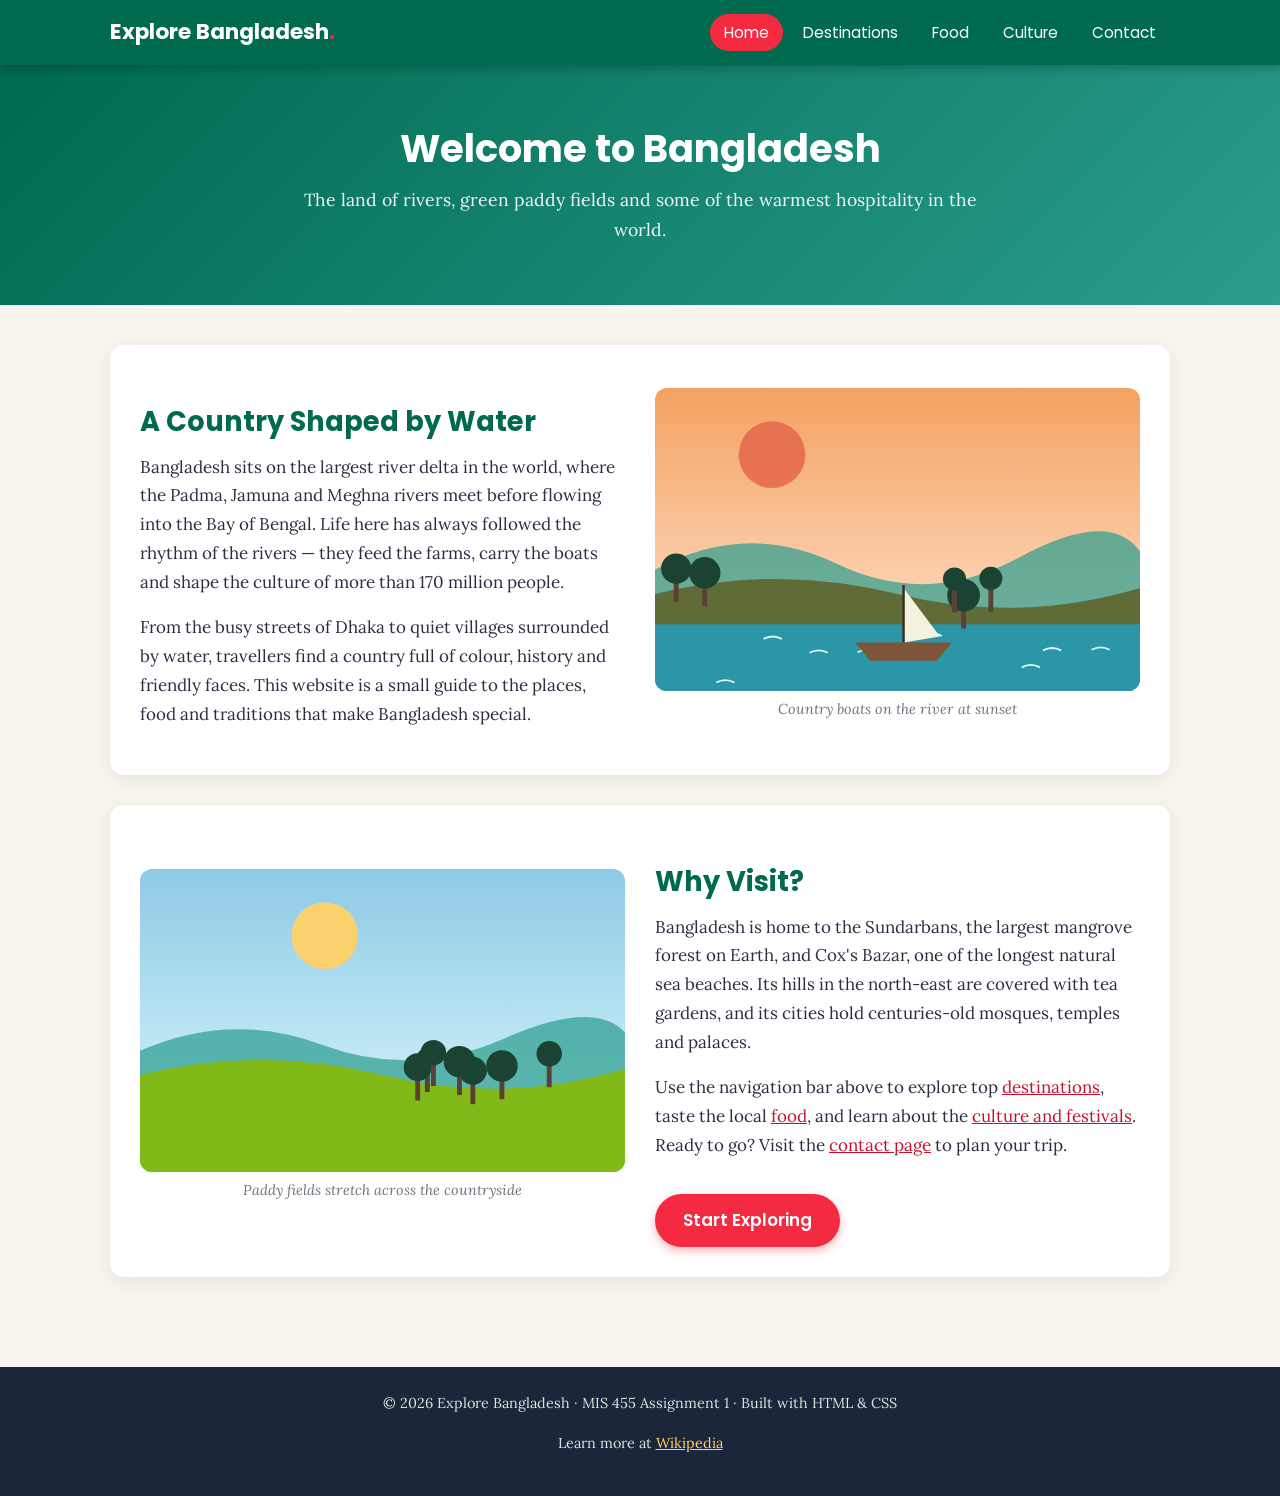
<file: index.html>
<!DOCTYPE html>
<html lang="en">
<head>
  <meta charset="UTF-8">
  <meta name="viewport" content="width=device-width, initial-scale=1.0">
  <meta name="description" content="Welcome to Bangladesh — rivers, green fields, rich history and warm hospitality.">
  <title>Home | Explore Bangladesh</title>

  <!-- Google Fonts: Poppins (headings) and Lora (body text) -->
  <link rel="preconnect" href="https://fonts.googleapis.com">
  <link rel="preconnect" href="https://fonts.gstatic.com" crossorigin>
  <link href="https://fonts.googleapis.com/css2?family=Lora:ital,wght@0,400;0,600;1,400&family=Poppins:wght@400;600;700&display=swap" rel="stylesheet">

  <!-- Link to the external CSS file -->
  <link rel="stylesheet" href="css/style.css">
</head>
<body>

  <!-- ===== NAVIGATION BAR (same on all 5 pages) ===== -->
  <header>
    <nav>
      <a href="index.html" class="logo">Explore Bangladesh<span>.</span></a>
      <ul>
        <li><a href="index.html" class="active">Home</a></li>
        <li><a href="destinations.html">Destinations</a></li>
        <li><a href="food.html">Food</a></li>
        <li><a href="culture.html">Culture</a></li>
        <li><a href="contact.html">Contact</a></li>
      </ul>
    </nav>
  </header>

  <!-- ===== PAGE BANNER ===== -->
  <section class="banner">
    <h1>Welcome to Bangladesh</h1>
    <p>The land of rivers, green paddy fields and some of the warmest hospitality in the world.</p>
  </section>

  <!-- ===== MAIN CONTENT ===== -->
  <main>

    <!-- Intro section: uses display:flex (.flex-row) -->
    <section class="content-box flex-row">
      <div>
        <h2>A Country Shaped by Water</h2>
        <p>Bangladesh sits on the largest river delta in the world, where the Padma, Jamuna and Meghna rivers meet before flowing into the Bay of Bengal. Life here has always followed the rhythm of the rivers — they feed the farms, carry the boats and shape the culture of more than 170 million people.</p>
        <p>From the busy streets of Dhaka to quiet villages surrounded by water, travellers find a country full of colour, history and friendly faces. This website is a small guide to the places, food and traditions that make Bangladesh special.</p>
      </div>
      <figure>
          <img src="images/hero-river.svg" alt="Wooden boat on a river at sunset">
          <figcaption>Country boats on the river at sunset</figcaption>
        </figure>
    </section>

    <!-- Second section: also flex, image on the left -->
    <section class="content-box flex-row">
      <figure>
          <img src="images/green-fields.svg" alt="Green paddy fields under a blue sky">
          <figcaption>Paddy fields stretch across the countryside</figcaption>
        </figure>
      <div>
        <h2>Why Visit?</h2>
        <p>Bangladesh is home to the Sundarbans, the largest mangrove forest on Earth, and Cox's Bazar, one of the longest natural sea beaches. Its hills in the north-east are covered with tea gardens, and its cities hold centuries-old mosques, temples and palaces.</p>
        <p>Use the navigation bar above to explore top <a href="destinations.html">destinations</a>, taste the local <a href="food.html">food</a>, and learn about the <a href="culture.html">culture and festivals</a>. Ready to go? Visit the <a href="contact.html">contact page</a> to plan your trip.</p>
        <a href="destinations.html" class="btn">Start Exploring</a>
      </div>
    </section>

  </main>

  <!-- ===== FOOTER ===== -->
  <footer>
    <p>&copy; 2026 Explore Bangladesh &middot; MIS 455 Assignment 1 &middot; Built with HTML &amp; CSS</p>
    <p>Learn more at <a href="https://en.wikipedia.org/wiki/Bangladesh" target="_blank" rel="noopener">Wikipedia</a></p>
  </footer>

</body>
</html>
</file>
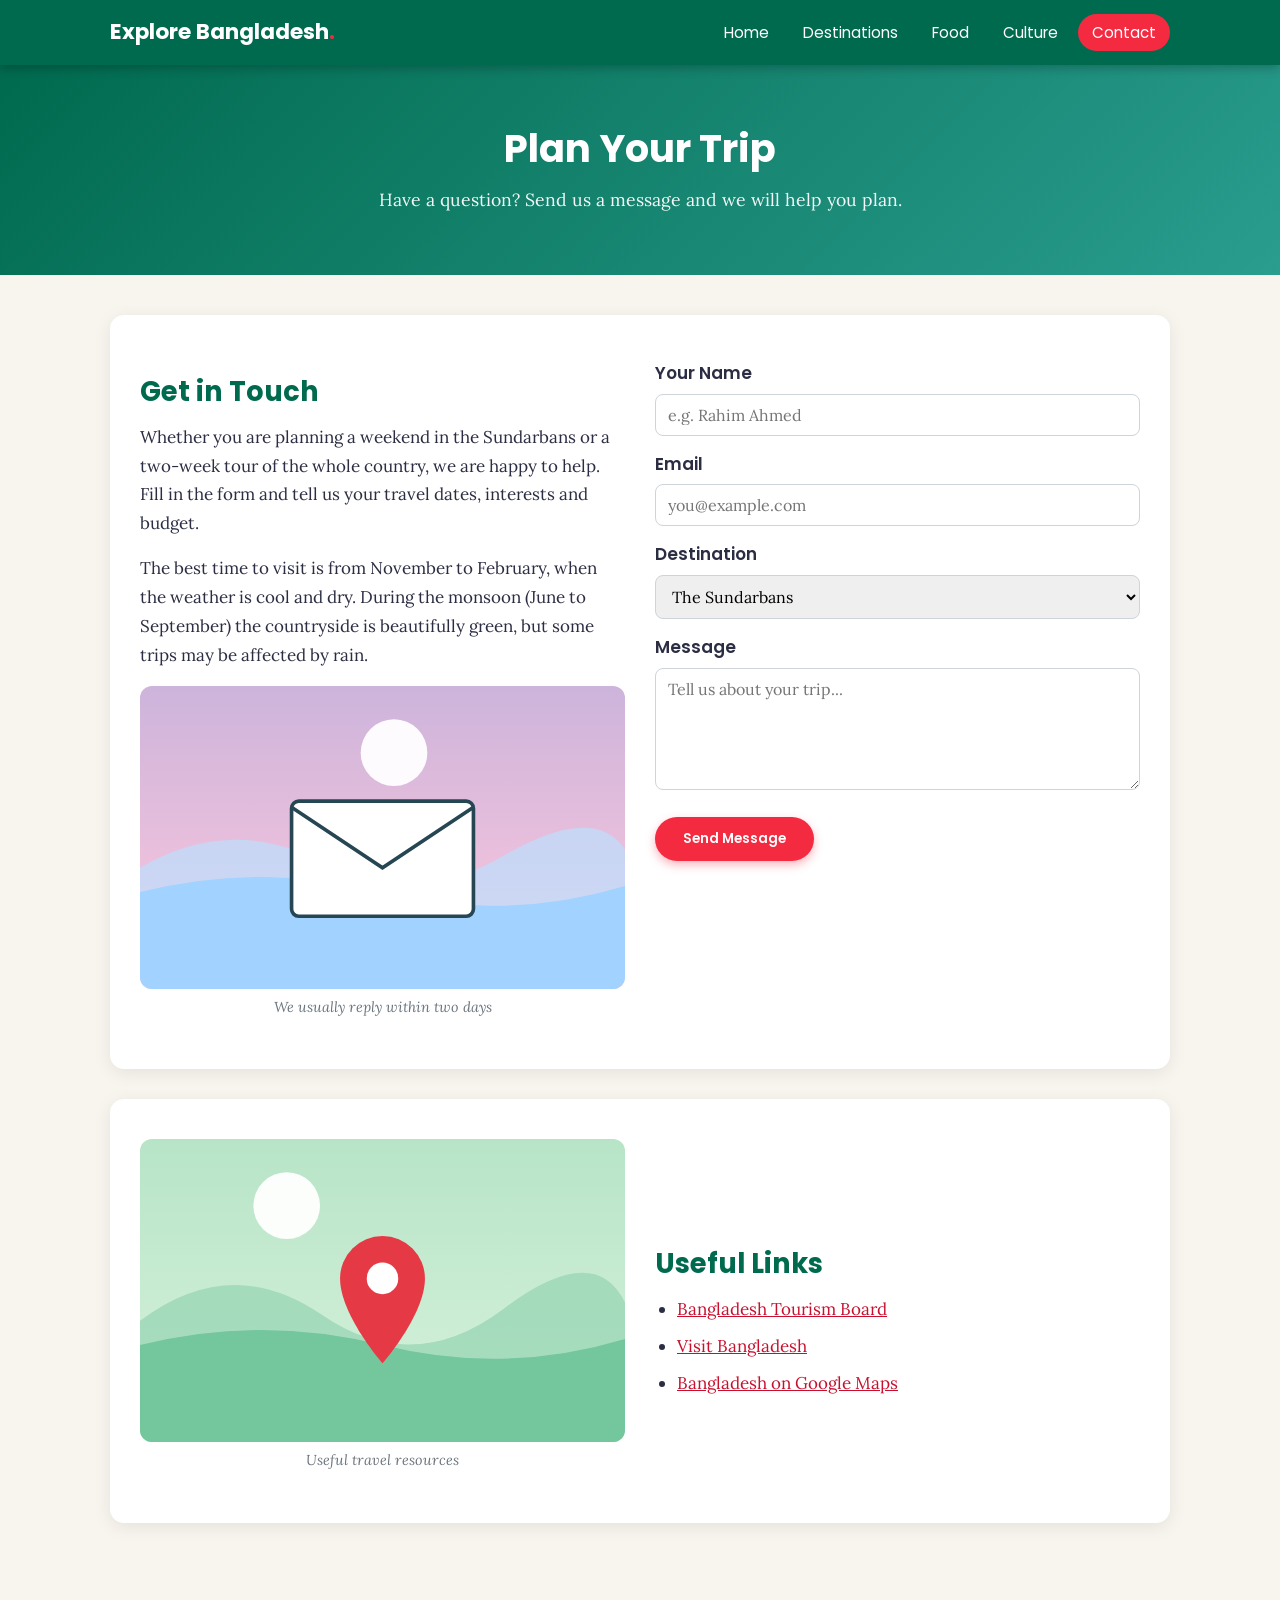
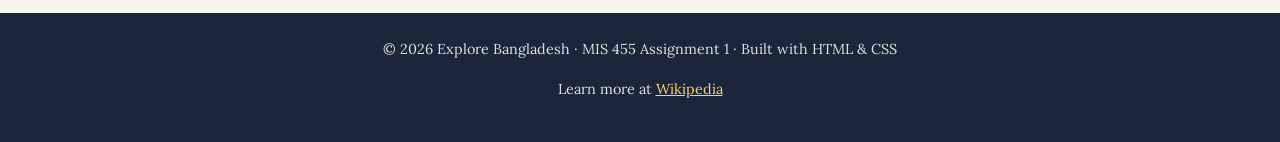
<file: contact.html>
<!DOCTYPE html>
<html lang="en">
<head>
  <meta charset="UTF-8">
  <meta name="viewport" content="width=device-width, initial-scale=1.0">
  <meta name="description" content="Contact us to plan your trip to Bangladesh.">
  <title>Contact | Explore Bangladesh</title>

  <!-- Google Fonts: Poppins (headings) and Lora (body text) -->
  <link rel="preconnect" href="https://fonts.googleapis.com">
  <link rel="preconnect" href="https://fonts.gstatic.com" crossorigin>
  <link href="https://fonts.googleapis.com/css2?family=Lora:ital,wght@0,400;0,600;1,400&family=Poppins:wght@400;600;700&display=swap" rel="stylesheet">

  <!-- Link to the external CSS file -->
  <link rel="stylesheet" href="css/style.css">
</head>
<body>

  <!-- ===== NAVIGATION BAR (same on all 5 pages) ===== -->
  <header>
    <nav>
      <a href="index.html" class="logo">Explore Bangladesh<span>.</span></a>
      <ul>
        <li><a href="index.html">Home</a></li>
        <li><a href="destinations.html">Destinations</a></li>
        <li><a href="food.html">Food</a></li>
        <li><a href="culture.html">Culture</a></li>
        <li><a href="contact.html" class="active">Contact</a></li>
      </ul>
    </nav>
  </header>

  <!-- ===== PAGE BANNER ===== -->
  <section class="banner">
    <h1>Plan Your Trip</h1>
    <p>Have a question? Send us a message and we will help you plan.</p>
  </section>

  <main>

    <section class="content-box grid-2">
      <div>
        <h2>Get in Touch</h2>
        <p>Whether you are planning a weekend in the Sundarbans or a two-week tour of the whole country, we are happy to help. Fill in the form and tell us your travel dates, interests and budget.</p>
        <p>The best time to visit is from November to February, when the weather is cool and dry. During the monsoon (June to September) the countryside is beautifully green, but some trips may be affected by rain.</p>
        <figure>
          <img src="images/contact.svg" alt="Envelope icon">
          <figcaption>We usually reply within two days</figcaption>
        </figure>
      </div>

      <!-- Simple contact form (front-end only) -->
      <form action="#" method="post">
        <label for="name">Your Name</label>
        <input type="text" id="name" name="name" placeholder="e.g. Rahim Ahmed" required>

        <label for="email">Email</label>
        <input type="email" id="email" name="email" placeholder="you@example.com" required>

        <label for="place">Destination</label>
        <select id="place" name="place">
          <option>The Sundarbans</option>
          <option>Cox's Bazar</option>
          <option>Sreemangal</option>
          <option>Old Dhaka</option>
        </select>

        <label for="message">Message</label>
        <textarea id="message" name="message" rows="5" placeholder="Tell us about your trip..."></textarea>

        <button type="submit" class="btn">Send Message</button>
      </form>
    </section>

    <section class="content-box flex-row">
      <figure>
          <img src="images/map-pin.svg" alt="Map pin icon">
          <figcaption>Useful travel resources</figcaption>
        </figure>
      <div>
        <h2>Useful Links</h2>
        <ul class="links-list">
          <li><a href="https://tourism.gov.bd/" target="_blank" rel="noopener">Bangladesh Tourism Board</a></li>
          <li><a href="https://www.visitbangladesh.gov.bd/" target="_blank" rel="noopener">Visit Bangladesh</a></li>
          <li><a href="https://www.google.com/maps/place/Bangladesh" target="_blank" rel="noopener">Bangladesh on Google Maps</a></li>
        </ul>
      </div>
    </section>

  </main>

  <!-- ===== FOOTER ===== -->
  <footer>
    <p>&copy; 2026 Explore Bangladesh &middot; MIS 455 Assignment 1 &middot; Built with HTML &amp; CSS</p>
    <p>Learn more at <a href="https://en.wikipedia.org/wiki/Bangladesh" target="_blank" rel="noopener">Wikipedia</a></p>
  </footer>

</body>
</html>
</file>
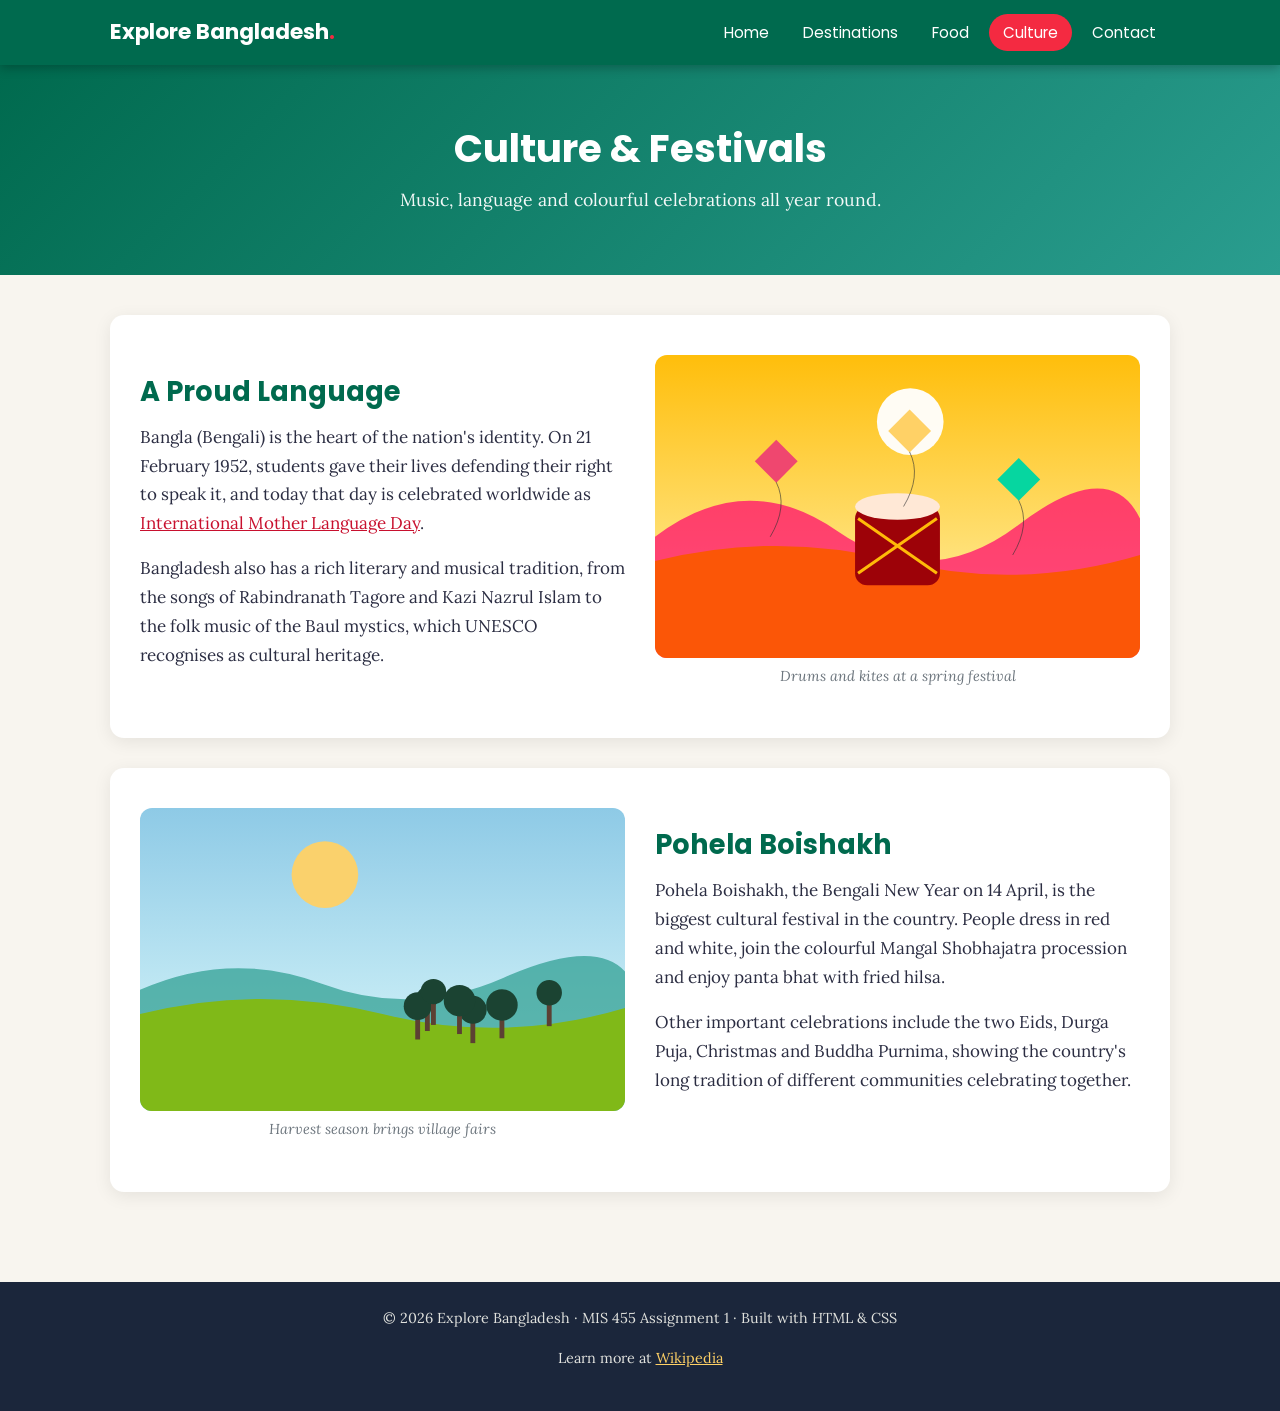
<file: culture.html>
<!DOCTYPE html>
<html lang="en">
<head>
  <meta charset="UTF-8">
  <meta name="viewport" content="width=device-width, initial-scale=1.0">
  <meta name="description" content="Culture, language and festivals of Bangladesh.">
  <title>Culture | Explore Bangladesh</title>

  <!-- Google Fonts: Poppins (headings) and Lora (body text) -->
  <link rel="preconnect" href="https://fonts.googleapis.com">
  <link rel="preconnect" href="https://fonts.gstatic.com" crossorigin>
  <link href="https://fonts.googleapis.com/css2?family=Lora:ital,wght@0,400;0,600;1,400&family=Poppins:wght@400;600;700&display=swap" rel="stylesheet">

  <!-- Link to the external CSS file -->
  <link rel="stylesheet" href="css/style.css">
</head>
<body>

  <!-- ===== NAVIGATION BAR (same on all 5 pages) ===== -->
  <header>
    <nav>
      <a href="index.html" class="logo">Explore Bangladesh<span>.</span></a>
      <ul>
        <li><a href="index.html">Home</a></li>
        <li><a href="destinations.html">Destinations</a></li>
        <li><a href="food.html">Food</a></li>
        <li><a href="culture.html" class="active">Culture</a></li>
        <li><a href="contact.html">Contact</a></li>
      </ul>
    </nav>
  </header>

  <!-- ===== PAGE BANNER ===== -->
  <section class="banner">
    <h1>Culture &amp; Festivals</h1>
    <p>Music, language and colourful celebrations all year round.</p>
  </section>

  <main>

    <!-- Two-column layout: uses display:grid (.grid-2) -->
    <section class="content-box grid-2">
      <div>
        <h2>A Proud Language</h2>
        <p>Bangla (Bengali) is the heart of the nation's identity. On 21 February 1952, students gave their lives defending their right to speak it, and today that day is celebrated worldwide as <a href="https://www.un.org/en/observances/mother-language-day" target="_blank" rel="noopener">International Mother Language Day</a>.</p>
        <p>Bangladesh also has a rich literary and musical tradition, from the songs of Rabindranath Tagore and Kazi Nazrul Islam to the folk music of the Baul mystics, which UNESCO recognises as cultural heritage.</p>
      </div>
      <figure>
          <img src="images/boishakh.svg" alt="Drums and kites at a festival">
          <figcaption>Drums and kites at a spring festival</figcaption>
        </figure>
    </section>

    <section class="content-box grid-2">
      <figure>
          <img src="images/green-fields.svg" alt="Village fields in the harvest season">
          <figcaption>Harvest season brings village fairs</figcaption>
        </figure>
      <div>
        <h2>Pohela Boishakh</h2>
        <p>Pohela Boishakh, the Bengali New Year on 14 April, is the biggest cultural festival in the country. People dress in red and white, join the colourful Mangal Shobhajatra procession and enjoy panta bhat with fried hilsa.</p>
        <p>Other important celebrations include the two Eids, Durga Puja, Christmas and Buddha Purnima, showing the country's long tradition of different communities celebrating together.</p>
      </div>
    </section>

  </main>

  <!-- ===== FOOTER ===== -->
  <footer>
    <p>&copy; 2026 Explore Bangladesh &middot; MIS 455 Assignment 1 &middot; Built with HTML &amp; CSS</p>
    <p>Learn more at <a href="https://en.wikipedia.org/wiki/Bangladesh" target="_blank" rel="noopener">Wikipedia</a></p>
  </footer>

</body>
</html>
</file>
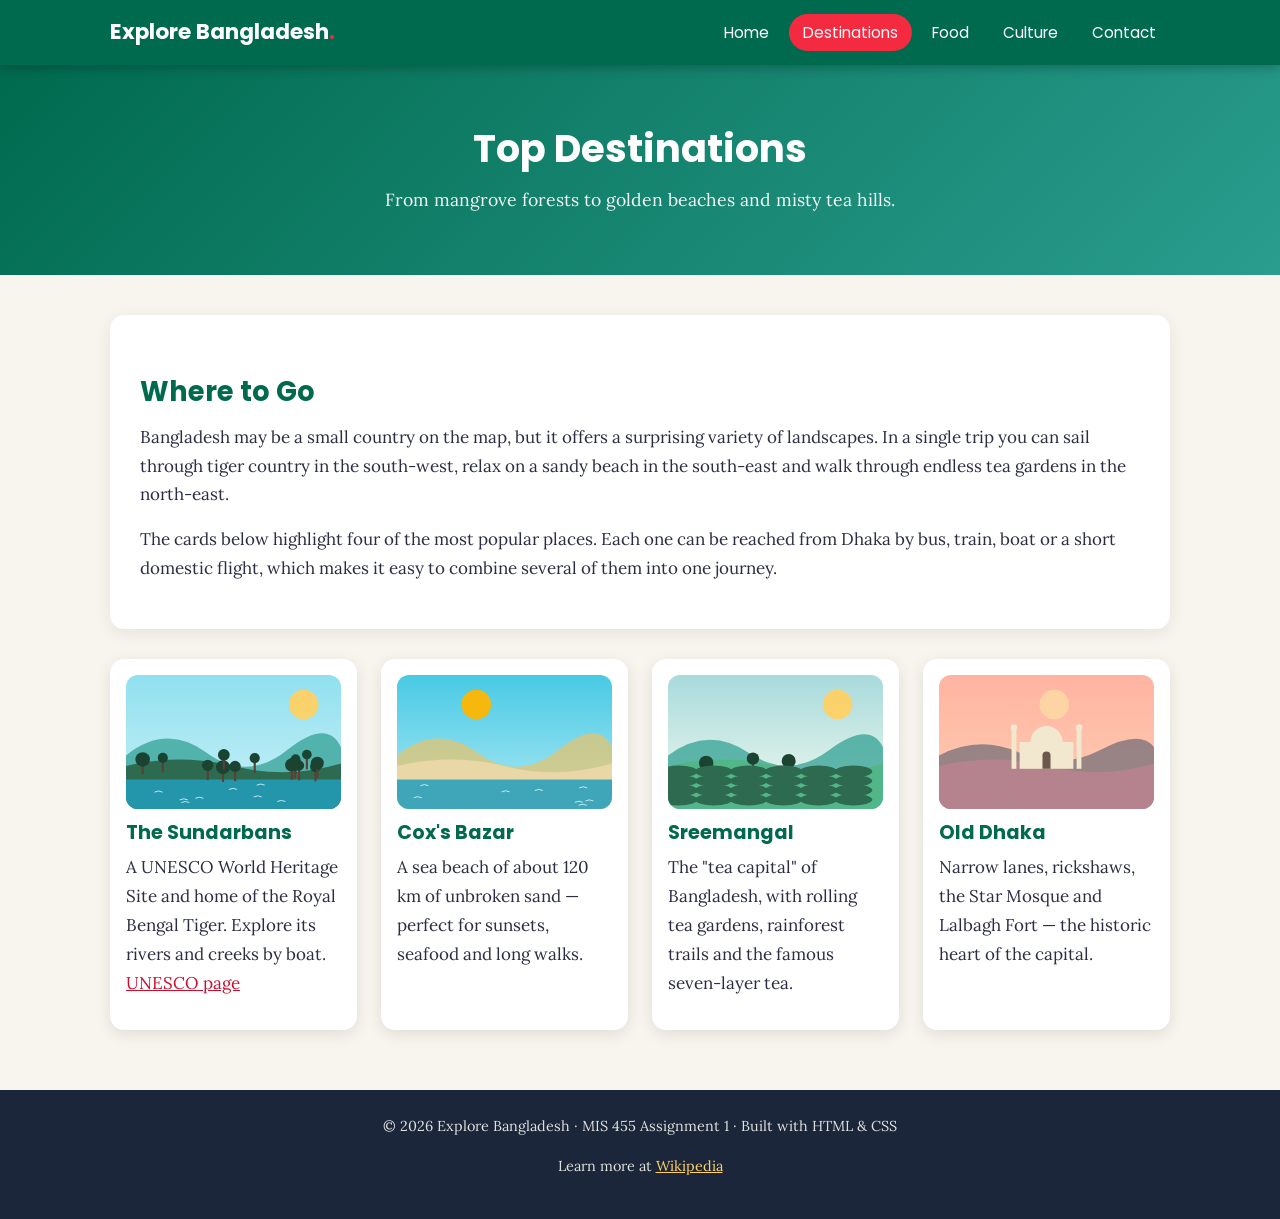
<file: destinations.html>
<!DOCTYPE html>
<html lang="en">
<head>
  <meta charset="UTF-8">
  <meta name="viewport" content="width=device-width, initial-scale=1.0">
  <meta name="description" content="Top travel destinations in Bangladesh.">
  <title>Destinations | Explore Bangladesh</title>

  <!-- Google Fonts: Poppins (headings) and Lora (body text) -->
  <link rel="preconnect" href="https://fonts.googleapis.com">
  <link rel="preconnect" href="https://fonts.gstatic.com" crossorigin>
  <link href="https://fonts.googleapis.com/css2?family=Lora:ital,wght@0,400;0,600;1,400&family=Poppins:wght@400;600;700&display=swap" rel="stylesheet">

  <!-- Link to the external CSS file -->
  <link rel="stylesheet" href="css/style.css">
</head>
<body>

  <!-- ===== NAVIGATION BAR (same on all 5 pages) ===== -->
  <header>
    <nav>
      <a href="index.html" class="logo">Explore Bangladesh<span>.</span></a>
      <ul>
        <li><a href="index.html">Home</a></li>
        <li><a href="destinations.html" class="active">Destinations</a></li>
        <li><a href="food.html">Food</a></li>
        <li><a href="culture.html">Culture</a></li>
        <li><a href="contact.html">Contact</a></li>
      </ul>
    </nav>
  </header>

  <!-- ===== PAGE BANNER ===== -->
  <section class="banner">
    <h1>Top Destinations</h1>
    <p>From mangrove forests to golden beaches and misty tea hills.</p>
  </section>

  <main>

    <section class="content-box">
      <h2>Where to Go</h2>
      <p>Bangladesh may be a small country on the map, but it offers a surprising variety of landscapes. In a single trip you can sail through tiger country in the south-west, relax on a sandy beach in the south-east and walk through endless tea gardens in the north-east.</p>
      <p>The cards below highlight four of the most popular places. Each one can be reached from Dhaka by bus, train, boat or a short domestic flight, which makes it easy to combine several of them into one journey.</p>
    </section>

    <!-- Destinations gallery: uses display:grid (.grid-gallery) -->
    <section class="grid-gallery">
      <!-- Grid item: The Sundarbans -->
      <article class="grid-item">
        <img src="images/sundarbans.svg" alt="Mangrove trees along a river">
        <h3>The Sundarbans</h3>
        <p>A UNESCO World Heritage Site and home of the Royal Bengal Tiger. Explore its rivers and creeks by boat. <a href="https://whc.unesco.org/en/list/798/" target="_blank" rel="noopener">UNESCO page</a></p>
      </article>
      <!-- Grid item: Cox's Bazar -->
      <article class="grid-item">
        <img src="images/coxs-bazar.svg" alt="Sandy beach with sea and sun">
        <h3>Cox's Bazar</h3>
        <p>A sea beach of about 120 km of unbroken sand — perfect for sunsets, seafood and long walks.</p>
      </article>
      <!-- Grid item: Sreemangal -->
      <article class="grid-item">
        <img src="images/sreemangal.svg" alt="Rows of tea bushes on hills">
        <h3>Sreemangal</h3>
        <p>The "tea capital" of Bangladesh, with rolling tea gardens, rainforest trails and the famous seven-layer tea.</p>
      </article>
      <!-- Grid item: Old Dhaka -->
      <article class="grid-item">
        <img src="images/old-dhaka.svg" alt="Old mosque with domes and minarets">
        <h3>Old Dhaka</h3>
        <p>Narrow lanes, rickshaws, the Star Mosque and Lalbagh Fort — the historic heart of the capital.</p>
      </article>
    </section>

  </main>

  <!-- ===== FOOTER ===== -->
  <footer>
    <p>&copy; 2026 Explore Bangladesh &middot; MIS 455 Assignment 1 &middot; Built with HTML &amp; CSS</p>
    <p>Learn more at <a href="https://en.wikipedia.org/wiki/Bangladesh" target="_blank" rel="noopener">Wikipedia</a></p>
  </footer>

</body>
</html>
</file>
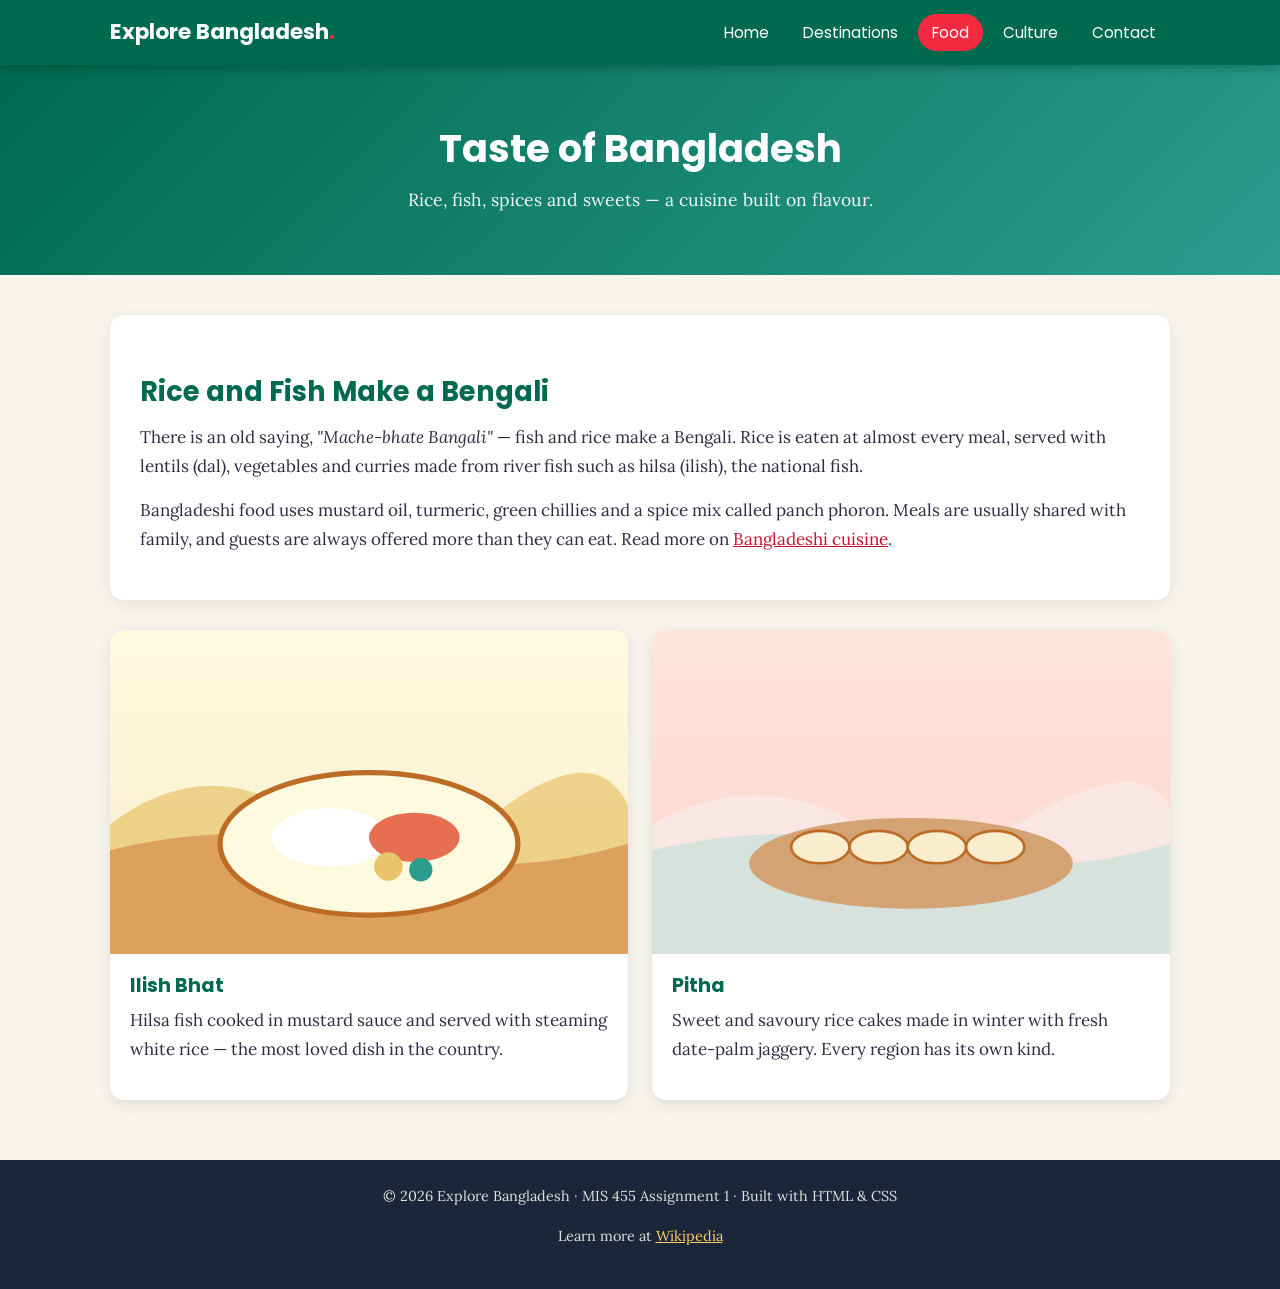
<file: food.html>
<!DOCTYPE html>
<html lang="en">
<head>
  <meta charset="UTF-8">
  <meta name="viewport" content="width=device-width, initial-scale=1.0">
  <meta name="description" content="Traditional Bangladeshi food and dishes.">
  <title>Food | Explore Bangladesh</title>

  <!-- Google Fonts: Poppins (headings) and Lora (body text) -->
  <link rel="preconnect" href="https://fonts.googleapis.com">
  <link rel="preconnect" href="https://fonts.gstatic.com" crossorigin>
  <link href="https://fonts.googleapis.com/css2?family=Lora:ital,wght@0,400;0,600;1,400&family=Poppins:wght@400;600;700&display=swap" rel="stylesheet">

  <!-- Link to the external CSS file -->
  <link rel="stylesheet" href="css/style.css">
</head>
<body>

  <!-- ===== NAVIGATION BAR (same on all 5 pages) ===== -->
  <header>
    <nav>
      <a href="index.html" class="logo">Explore Bangladesh<span>.</span></a>
      <ul>
        <li><a href="index.html">Home</a></li>
        <li><a href="destinations.html">Destinations</a></li>
        <li><a href="food.html" class="active">Food</a></li>
        <li><a href="culture.html">Culture</a></li>
        <li><a href="contact.html">Contact</a></li>
      </ul>
    </nav>
  </header>

  <!-- ===== PAGE BANNER ===== -->
  <section class="banner">
    <h1>Taste of Bangladesh</h1>
    <p>Rice, fish, spices and sweets — a cuisine built on flavour.</p>
  </section>

  <main>

    <section class="content-box">
      <h2>Rice and Fish Make a Bengali</h2>
      <p>There is an old saying, <em>"Mache-bhate Bangali"</em> — fish and rice make a Bengali. Rice is eaten at almost every meal, served with lentils (dal), vegetables and curries made from river fish such as hilsa (ilish), the national fish.</p>
      <p>Bangladeshi food uses mustard oil, turmeric, green chillies and a spice mix called panch phoron. Meals are usually shared with family, and guests are always offered more than they can eat. Read more on <a href="https://en.wikipedia.org/wiki/Bangladeshi_cuisine" target="_blank" rel="noopener">Bangladeshi cuisine</a>.</p>
    </section>

    <!-- Food cards: uses display:flex (.flex-cards) -->
    <section class="flex-cards">
      <!-- Food card: Ilish Bhat -->
      <div class="card">
        <img src="images/rice-fish.svg" alt="A plate of rice with fish curry">
        <div class="card-body">
          <h3>Ilish Bhat</h3>
          <p>Hilsa fish cooked in mustard sauce and served with steaming white rice — the most loved dish in the country.</p>
        </div>
      </div>
      <!-- Food card: Pitha -->
      <div class="card">
        <img src="images/pitha.svg" alt="Traditional rice cakes on a plate">
        <div class="card-body">
          <h3>Pitha</h3>
          <p>Sweet and savoury rice cakes made in winter with fresh date-palm jaggery. Every region has its own kind.</p>
        </div>
      </div>
    </section>

  </main>

  <!-- ===== FOOTER ===== -->
  <footer>
    <p>&copy; 2026 Explore Bangladesh &middot; MIS 455 Assignment 1 &middot; Built with HTML &amp; CSS</p>
    <p>Learn more at <a href="https://en.wikipedia.org/wiki/Bangladesh" target="_blank" rel="noopener">Wikipedia</a></p>
  </footer>

</body>
</html>
</file>
<file: css/style.css>
/* ==========================================================
   Explore Bangladesh — MIS 455 Assignment 1
   Main stylesheet shared by all five pages
   Google Fonts: "Poppins" (headings/nav) + "Lora" (body text)
   ========================================================== */

/* ---------- 1. Reset & base ---------- */
* {
  margin: 0;
  padding: 0;
  box-sizing: border-box;
}

body {
  font-family: "Lora", Georgia, serif;   /* Google Font #2 */
  font-size: 17px;
  line-height: 1.7;
  color: #2b2d42;
  background-color: #f8f5ef;
}

h1, h2, h3 {
  font-family: "Poppins", Arial, sans-serif;  /* Google Font #1 */
  color: #006a4e;            /* Bangladesh flag green */
  line-height: 1.25;
}

h1 { font-size: 2.4rem; margin-bottom: 12px; }
h2 { font-size: 1.7rem; margin: 30px 0 14px; }
h3 { font-size: 1.2rem; margin-bottom: 8px; }

p { margin-bottom: 16px; }

a { color: #c8102e; }
a:hover { color: #006a4e; }

img {
  max-width: 100%;
  display: block;
  border-radius: 12px;
}

/* ---------- 2. Navigation bar (used on every page) ---------- */
header {
  background-color: #006a4e;
  box-shadow: 0 3px 10px rgba(0, 0, 0, 0.25);
  position: sticky;
  top: 0;
  z-index: 10;
}

nav {
  max-width: 1100px;
  margin: 0 auto;
  padding: 14px 20px;
  display: flex;                 /* flex for the nav layout */
  justify-content: space-between;
  align-items: center;
  flex-wrap: wrap;
  gap: 10px;
}

.logo {
  font-family: "Poppins", sans-serif;
  font-weight: 700;
  font-size: 1.35rem;
  color: #ffffff;
  text-decoration: none;
}

.logo span { color: #f42a41; }   /* red dot of the flag */

nav ul {
  list-style: none;
  display: flex;
  flex-wrap: wrap;
  gap: 6px;
}

nav ul li a {
  font-family: "Poppins", sans-serif;
  font-size: 0.95rem;
  color: #ffffff;
  text-decoration: none;
  padding: 8px 14px;
  border-radius: 20px;
  transition: background-color 0.25s;
}

nav ul li a:hover,
nav ul li a.active {
  background-color: #f42a41;
  color: #ffffff;
}

/* ---------- 3. Page banner ---------- */
.banner {
  background: linear-gradient(135deg, #006a4e, #2a9d8f);
  color: #ffffff;
  text-align: center;
  padding: 60px 20px;
}

.banner h1 { color: #ffffff; }
.banner p  { font-size: 1.1rem; max-width: 700px; margin: 0 auto; opacity: 0.95; }

/* ---------- 4. Main content wrapper ---------- */
main {
  max-width: 1100px;
  margin: 0 auto;
  padding: 40px 20px 60px;
}

.content-box {
  background-color: #ffffff;
  padding: 30px;
  margin-bottom: 30px;
  border-radius: 14px;
  box-shadow: 0 4px 18px rgba(0, 0, 0, 0.08);
}

figure { margin: 10px 0 20px; }
figcaption {
  font-size: 0.9rem;
  color: #6c757d;
  text-align: center;
  margin-top: 6px;
  font-style: italic;
}

/* ---------- 5. FLEXBOX layouts (Home & Food pages) ---------- */
.flex-row {
  display: flex;
  gap: 30px;
  align-items: center;
  flex-wrap: wrap;
}

.flex-row > * { flex: 1 1 320px; }

.flex-cards {
  display: flex;
  flex-wrap: wrap;
  gap: 24px;
  justify-content: center;
}

.card {
  flex: 1 1 300px;
  background-color: #ffffff;
  border-radius: 14px;
  overflow: hidden;
  box-shadow: 0 4px 16px rgba(0, 0, 0, 0.1);
  transition: transform 0.25s, box-shadow 0.25s;
}

.card:hover {
  transform: translateY(-6px);
  box-shadow: 0 10px 24px rgba(0, 0, 0, 0.18);
}

.card img { border-radius: 0; width: 100%; }
.card .card-body { padding: 20px; }

/* ---------- 6. GRID layouts (Destinations & Culture pages) ---------- */
.grid-gallery {
  display: grid;
  grid-template-columns: repeat(auto-fit, minmax(220px, 1fr));
  gap: 24px;
}

.grid-item {
  background-color: #ffffff;
  border-radius: 14px;
  padding: 16px;
  box-shadow: 0 4px 16px rgba(0, 0, 0, 0.1);
}

.grid-item img { margin-bottom: 12px; }

.grid-2 {
  display: grid;
  grid-template-columns: 1fr 1fr;
  gap: 30px;
  align-items: start;
}

/* ---------- 7. Contact form ---------- */
form label {
  display: block;
  font-family: "Poppins", sans-serif;
  font-weight: 600;
  margin: 14px 0 6px;
}

form input,
form select,
form textarea {
  width: 100%;
  padding: 10px 12px;
  font-family: "Lora", serif;
  font-size: 1rem;
  border: 1px solid #ced4da;
  border-radius: 8px;
}

.btn {
  display: inline-block;
  margin-top: 18px;
  padding: 12px 28px;
  font-family: "Poppins", sans-serif;
  font-weight: 600;
  color: #ffffff;
  background-color: #f42a41;
  border: none;
  border-radius: 30px;
  text-decoration: none;
  cursor: pointer;
  box-shadow: 0 4px 10px rgba(244, 42, 65, 0.35);
}

.btn:hover { background-color: #006a4e; color: #ffffff; }

/* ---------- 8. Lists of useful external links ---------- */
.links-list { padding-left: 22px; }
.links-list li { margin-bottom: 8px; }

/* ---------- 9. Footer ---------- */
footer {
  background-color: #1b263b;
  color: #e0e1dd;
  text-align: center;
  padding: 24px 20px;
  font-size: 0.9rem;
}

footer a { color: #ffd166; }

/* ---------- 10. Responsive tweaks ---------- */
@media (max-width: 700px) {
  h1 { font-size: 1.9rem; }
  .grid-2 { grid-template-columns: 1fr; }
  nav { justify-content: center; }
  .content-box { padding: 20px; }
}
</file>
